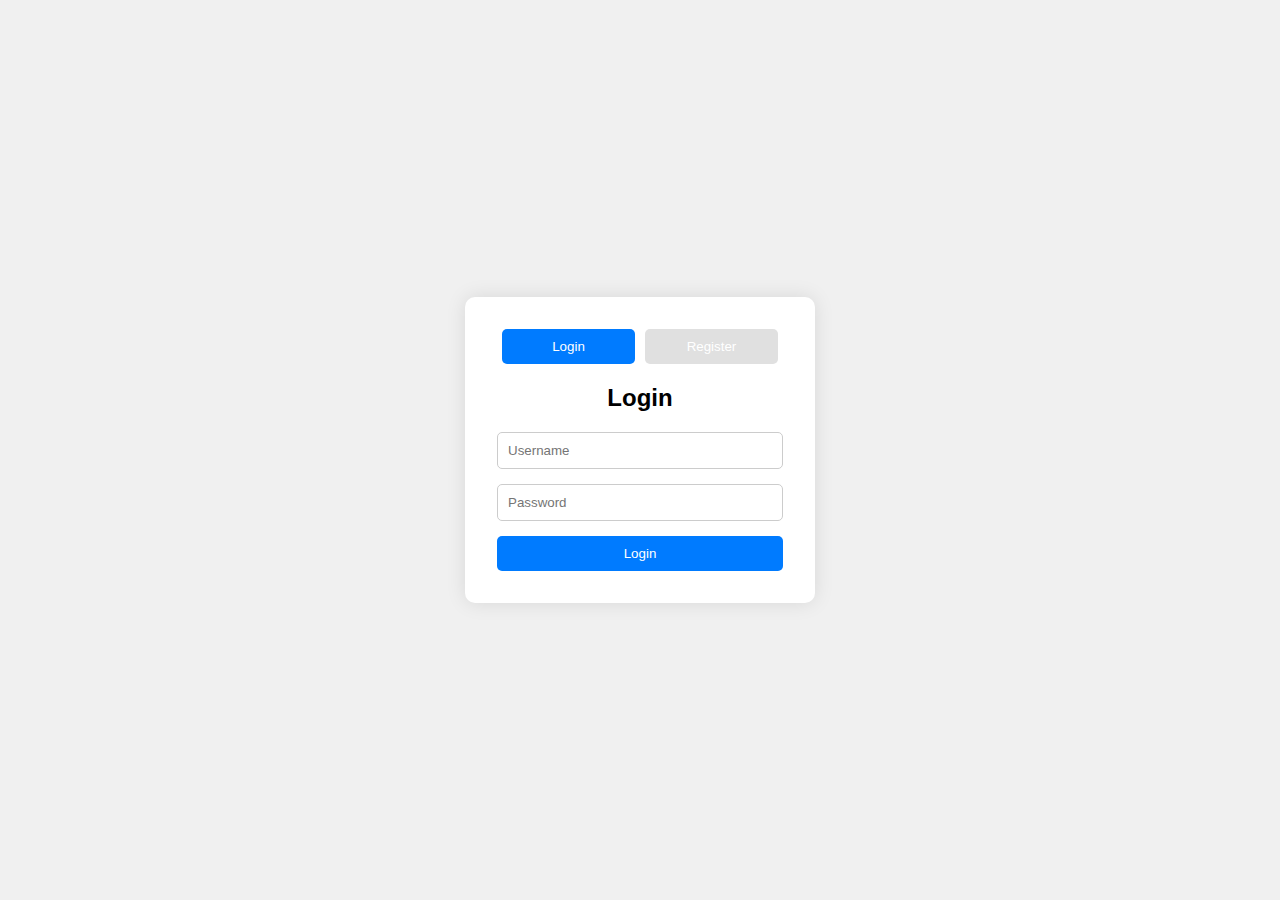
<file: application/internal/UI/GUI/index.html>
<!DOCTYPE html>
<html lang="en">
<head>
    <meta charset="UTF-8">
    <meta name="viewport" content="width=device-width, initial-scale=1.0">
    <title>Login & Register</title>
    <link rel="stylesheet" href="css/styleIndex.css">
</head>
<body>
<div class="container">
    <!-- Toggle buttons for switching between login and register forms -->
    <div class="form-toggle">
        <button id="loginToggle" class="toggle-button active">Login</button>
        <button id="registerToggle" class="toggle-button">Register</button>
    </div>

    <!-- Login Form -->
    <div id="loginForm" class="form-box">
        <h2>Login</h2>
        <input class="form-input" type="text" id="loginUsername" placeholder="Username">
        <input class="form-input" type="password" id="loginPassword" placeholder="Password">
        <button id="submitLogin">Login</button>
    </div>

    <!-- Register Form -->
    <div id="registerForm" class="form-box hidden">
        <h2>Register</h2>
        <input class="form-input" type="text" id="registerFio" placeholder="Full Name">
        <input class="form-input" type="text" id="registerUsername" placeholder="Username">
        <input class="form-input" type="password" id="registerPassword" placeholder="Password">
        <button id="submitRegister">Register</button>
    </div>
</div>

<script src="js/index.js"></script>
</body>
</html>
</file>
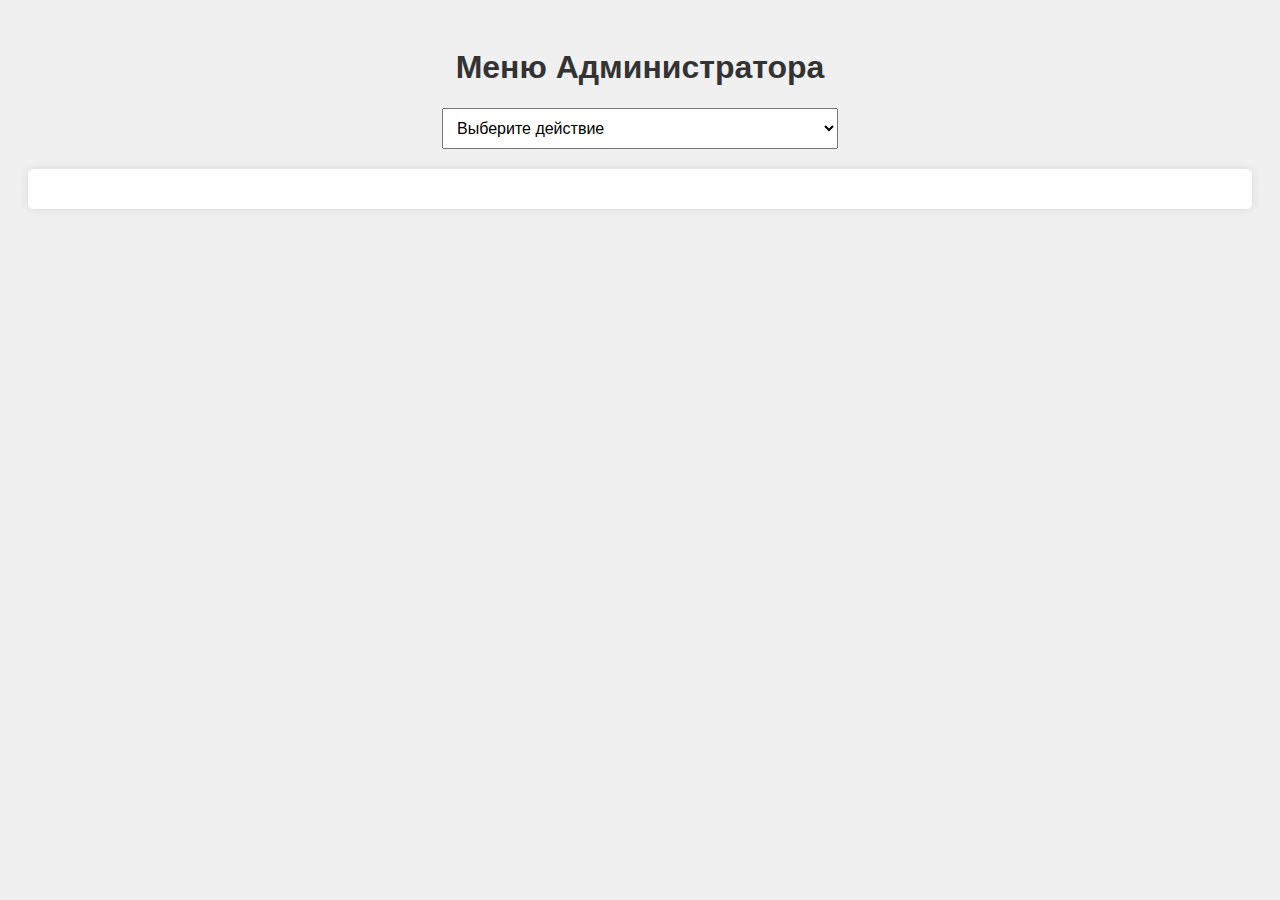
<file: application/internal/UI/GUI/admin.html>
<!DOCTYPE html>
<html lang="ru">
<head>
    <meta charset="UTF-8">
    <meta name="viewport" content="width=device-width, initial-scale=1.0">
    <title>Меню Администратора</title>
    <link rel="stylesheet" href="css/styleAdmin.css">
</head>
<body>
<h1>Меню Администратора</h1>
<div class="menu-container">
    <select id="actionSelect">
        <option value="">Выберите действие</option>
        <option value="addNote">Добавить Записку</option>
        <option value="deleteNote">Удалить Записку</option>
        <option value="findNote">Найти Записку</option>
        <option value="showPublicNotes">Вывести все общедоступные Записки</option>
        <option value="showAllNotes">Вывести все Записки</option>
        <option value="showCollectionNotes">Вывести все Записки в коллекции</option>
        <option value="showTeamNotes">Вывести все Записки в разделе своей команды</option>
        <option value="showAllTeamNotes">Вывести все Записки в разделе команды</option>
        <option value="addCollection">Добавить Подборку</option>
        <option value="deleteCollection">Удалить Подборку</option>
        <option value="showUserCollections">Вывести все свои Подборки</option>
        <option value="showAllCollections">Вывести Подборки всех пользователей</option>
        <option value="addNoteToCollection">Добавить Записку в Подборку</option>
        <option value="deleteNoteFromCollection">Удалить Записку из Подборки</option>
        <option value="deleteUser">Удалить пользователя</option>
        <option value="updateUserFio">Изменить ФИО пользователя</option>
        <option value="updateUserRole">Изменить роль пользователя</option>
        <option value="findUser">Найти пользователя</option>
        <option value="showAllUsers">Вывести всех пользователей</option>
        <option value="addTeam">Добавить команду</option>
        <option value="deleteTeam">Удалить команду</option>
        <option value="findTeam">Найти команду</option>
        <option value="showAllTeamMembers">Вывести всех членов команды</option>
        <option value="showAllTeams">Вывести все команды</option>
        <option value="addUserToTeam">Добавить пользователя в команду</option>
        <option value="deleteUserFromTeam">Удалить пользователя из команды</option>
        <option value="addSection">Добавить раздел</option>
        <option value="deleteSection">Удалить раздел</option>
        <option value="showAllSections">Вывести все разделы</option>
        <option value="addNoteToSection">Добавить Записку в раздел</option>
        <option value="deleteNoteFromSection">Удалить Записку из раздела</option>
        <option value="logout">Выйти из аккаунта</option>
    </select>
</div>

<div id="contentArea"></div>

<script src="js/script.js"></script>
</body>
</html>
</file>
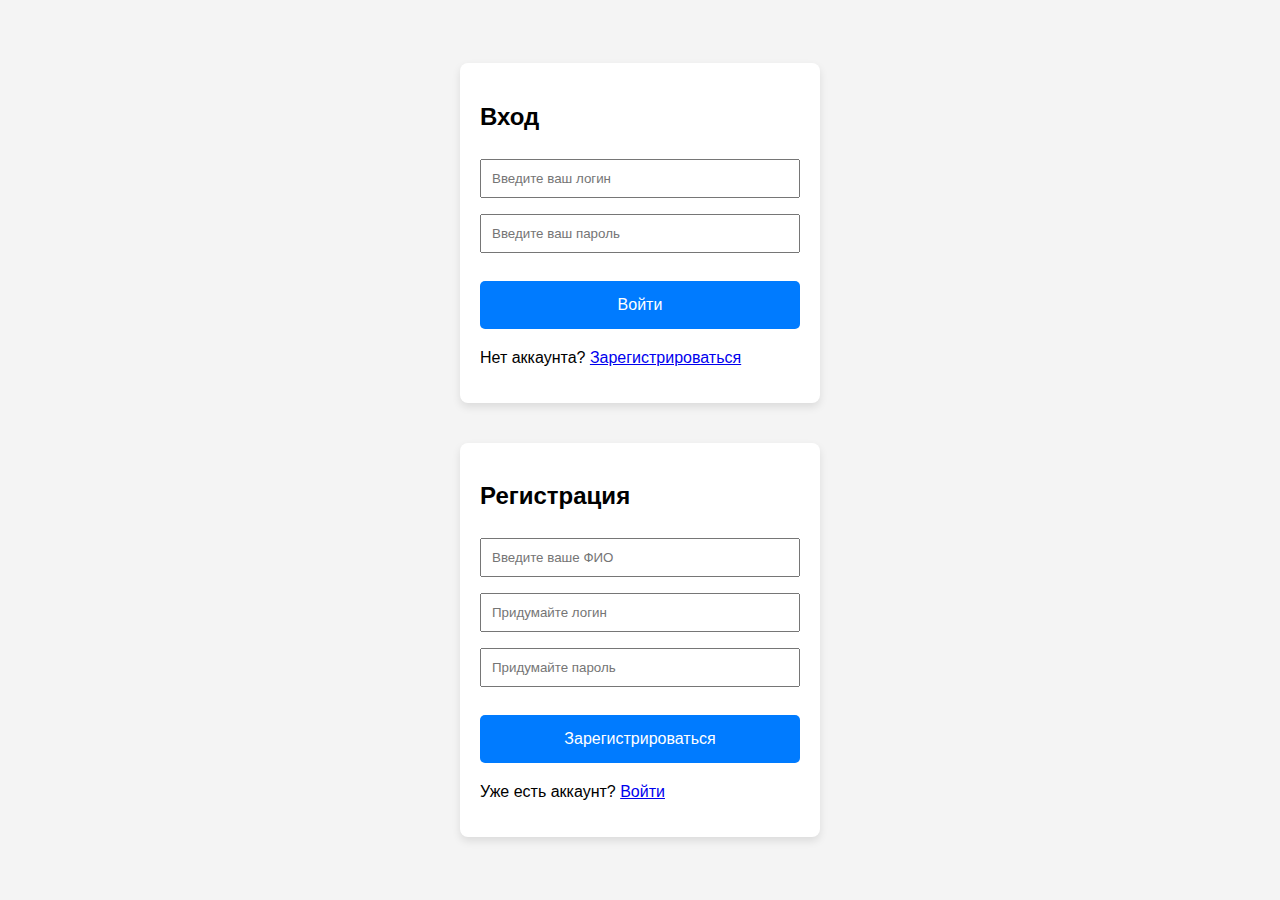
<file: application/internal/UI/GUI/indexOld.html>
<!DOCTYPE html>
<html lang="ru">
<head>
    <meta charset="UTF-8">
    <meta name="viewport" content="width=device-width, initial-scale=1.0">
    <title>Авторизация и Регистрация</title>
    <link rel="stylesheet" href="css/stylesOld.css">
</head>
<body>
<div class="container">
    <!-- Форма входа -->
    <div id="auth-form" class="form-container">
        <h2>Вход</h2>
        <input type="text" id="login" placeholder="Введите ваш логин" required>
        <input type="password" id="password" placeholder="Введите ваш пароль" required>
        <button id="login-btn">Войти</button>
        <p id="login-error-message" class="error"></p>
        <p>Нет аккаунта? <a href="#" id="show-register-form">Зарегистрироваться</a></p>
    </div>

    <!-- Форма регистрации -->
    <div id="register-form" class="form-container">
        <h2>Регистрация</h2>
        <input type="text" id="register-fio" placeholder="Введите ваше ФИО" required>
        <input type="text" id="register-login" placeholder="Придумайте логин" required>
        <input type="password" id="register-password" placeholder="Придумайте пароль" required>
        <button id="register-btn">Зарегистрироваться</button>
        <p id="register-error-message" class="error"></p>
        <p>Уже есть аккаунт? <a href="#" id="show-login-form">Войти</a></p>
    </div>

    <!-- Меню для Читателя -->
    <div id="reader-menu" class="menu hidden">
        <h2>Меню для читателя</h2>
        <div class="menu-buttons">
            <button id="find-note">Найти заметку</button>
            <button id="view-public-notes">Вывести все общедоступные заметки</button>
            <button id="view-collections">Вывести все свои коллекции</button>
            <button id="view-collection-notes">Вывести все заметки в коллекции</button>
            <button id="view-team-section-notes">Вывести все записки в разделе команды</button>
            <button id="logout">Выйти из аккаунта</button>
        </div>

        <!-- Контейнер для вывода данных -->
        <div id="output" class="output-container"></div>
    </div>
</div>

<script src="js/scriptOld.js"></script>
</body>
</html>
</file>
<file: application/internal/UI/GUI/css/styleAdmin.css>
body {
    font-family: Arial, sans-serif;
    background-color: #f0f0f0;
    padding: 20px;
}

h1 {
    text-align: center;
    color: #333;
}

.menu-container {
    display: flex;
    justify-content: center;
    margin-bottom: 20px;
}

select {
    padding: 10px;
    font-size: 16px;
}

#contentArea {
    margin-top: 20px;
    padding: 20px;
    background-color: white;
    border-radius: 5px;
    box-shadow: 0 0 10px rgba(0, 0, 0, 0.1);
}

.form-input {
    margin-bottom: 10px;
    padding: 8px;
    width: 100%;
    border: 1px solid #ccc;
    border-radius: 5px;
}

button {
    padding: 10px 20px;
    background-color: #007BFF;
    color: white;
    border: none;
    border-radius: 5px;
    cursor: pointer;
}

button:hover {
    background-color: #0056b3;
}
</file>
<file: application/internal/UI/GUI/css/stylesOld.css>
body {
    font-family: Arial, sans-serif;
    background-color: #f4f4f4;
    margin: 0;
    padding: 0;
    display: flex;
    justify-content: center;
    align-items: center;
    height: 100vh;
}

.container {
    display: flex;
    flex-direction: column;
    align-items: center;
}

.form-container {
    background: #fff;
    padding: 20px;
    border-radius: 8px;
    box-shadow: 0 4px 8px rgba(0, 0, 0, 0.1);
    width: 320px;
    margin: 20px auto;
}

/*.form-container, .menu {*/
/*    background: #fff;*/
/*    padding: 20px;*/
/*    border-radius: 8px;*/
/*    box-shadow: 0 4px 8px rgba(0, 0, 0, 0.1);*/
/*    width: 300px;*/
/*    margin: 20px auto;*/
/*}*/

.hidden {
    display: none;
}

.menu-buttons {
    display: flex;
    flex-wrap: wrap;
    justify-content: center;
}

/*.menu-buttons {*/
/*    display: flex;*/
/*    justify-content: space-around;*/
/*    flex-wrap: wrap;*/
/*    margin-top: 20px;*/
/*}*/

.menu-buttons button {
    background-color: #007bff;
    flex: 1 1 200px;
    margin: 10px;
}

button {
    background-color: #007BFF; /* Синий цвет */
    color: white;
    padding: 15px 30px; /* Увеличена высота */
    border: none;
    border-radius: 5px;
    font-size: 16px;
    cursor: pointer;
    display: block;
    margin: 20px auto; /* Центрирование */
    width: 100%; /* Чтобы кнопка занимала всю ширину */
}

button:hover {
    background-color: #0056b3;
}

.output-container {
    margin-top: 20px;
}

.error {
    color: red;
}

input {
    width: 100%;
    padding: 10px;
    margin: 8px 0;
    box-sizing: border-box;
}







/*.hidden {*/
/*    display: none;*/
/*}*/

/*.error {*/
/*    color: red;*/
/*}*/

/*.container {*/
/*    text-align: center;*/
/*}*/

/*.form-container, .menu {*/
/*    background: #fff;*/
/*    padding: 20px;*/
/*    border-radius: 8px;*/
/*    box-shadow: 0 4px 8px rgba(0, 0, 0, 0.1);*/
/*    width: 300px;*/
/*    margin: 20px auto;*/
/*}*/

/*button {*/
/*    background-color: #007bff;*/
/*    color: white;*/
/*    border: none;*/
/*    padding: 10px 15px;*/
/*    border-radius: 5px;*/
/*    margin: 5px;*/
/*    cursor: pointer;*/
/*    transition: background-color 0.3s ease;*/
/*}*/

/*button:hover {*/
/*    background-color: #0056b3;*/
/*}*/

/*.menu-buttons {*/
/*    display: flex;*/
/*    justify-content: space-around;*/
/*    flex-wrap: wrap;*/
/*}*/

/*.output-container {*/
/*    margin-top: 20px;*/
/*}*/

/*p#toggle-form {*/
/*    cursor: pointer;*/
/*    color: #007bff;*/
/*}*/
/*p#toggle-form span {*/
/*    font-weight: bold;*/
/*    text-decoration: underline;*/
/*}*/
</file>
<file: application/internal/UI/GUI/css/styleIndex.css>
/* Reset some default styles */
* {
    margin: 0;
    padding: 0;
    box-sizing: border-box;
}

h2 {
    font-size: 24px;
    margin-bottom: 20px; /* Increase the space below the heading */
    text-align: center;
}

body {
    font-family: Arial, sans-serif;
    background-color: #f0f0f0;
    display: flex;
    justify-content: center;
    align-items: center;
    height: 100vh;
}

.container {
    background-color: white;
    padding: 2rem;
    border-radius: 10px;
    box-shadow: 0 0 20px rgba(0, 0, 0, 0.1);
    width: 350px;
}

.form-box {
    margin-top: 20px;
}

.form-input {
    width: 100%;
    padding: 10px;
    margin-bottom: 15px;
    border: 1px solid #ccc;
    border-radius: 5px;
}

button {
    width: 100%;
    padding: 10px;
    border: none;
    background-color: #007BFF;
    color: white;
    border-radius: 5px;
    cursor: pointer;
}

button:hover {
    background-color: #0056b3;
}

.hidden {
    display: none;
}

/* Toggle buttons styles */
.form-toggle {
    display: flex;
    justify-content: center;
    margin-bottom: 20px;
}

.toggle-button {
    padding: 10px 20px;
    cursor: pointer;
    background-color: #e0e0e0;
    border: none;
    border-radius: 5px;
    margin: 0 5px;
}

.toggle-button.active {
    background-color: #007BFF;
    color: white;
}
</file>
